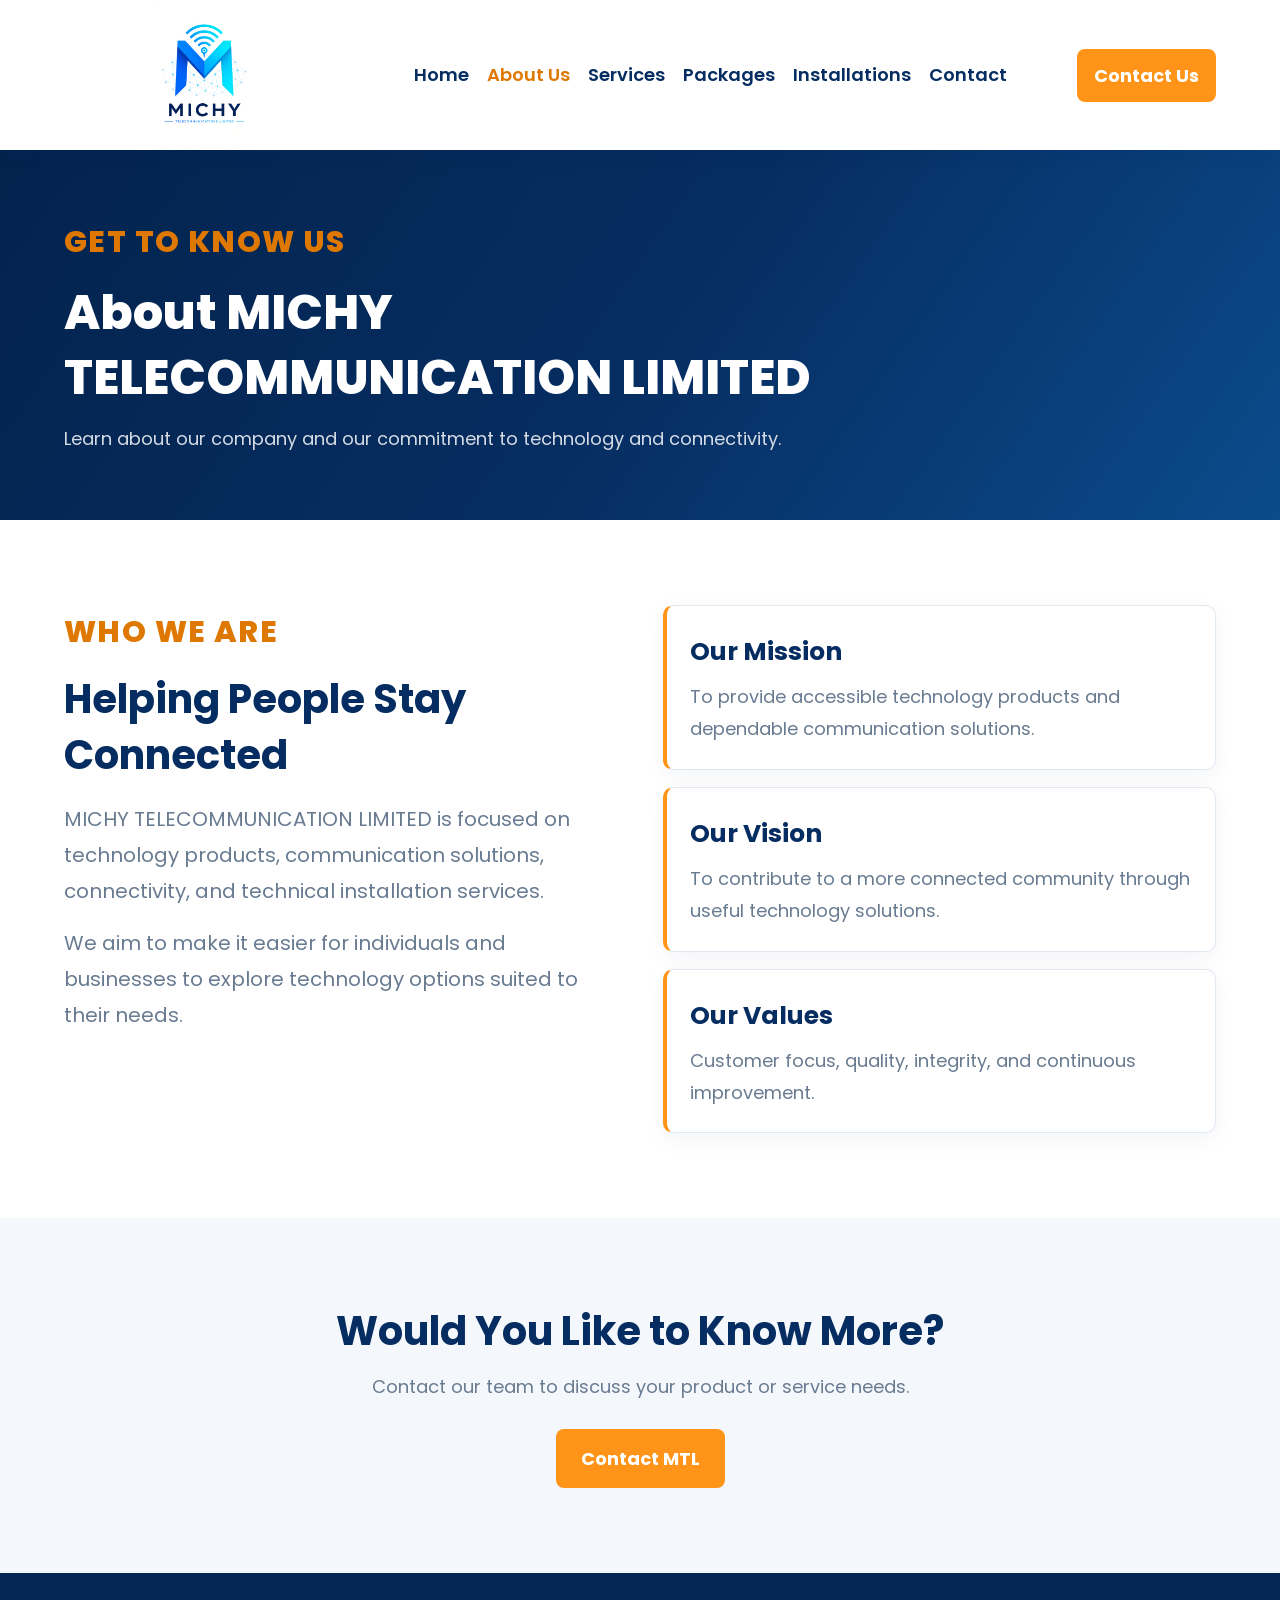
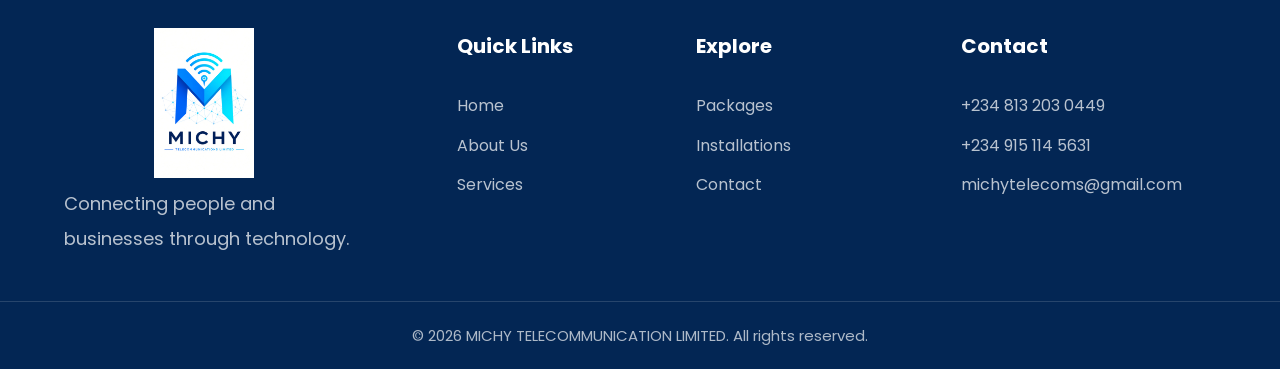
<file: about.html>
<!DOCTYPE html>
<html lang="en">
<head>
    <meta charset="UTF-8">
    <meta name="viewport" content="width=device-width, initial-scale=1.0">

    <title>About Us | MICHY TELECOMMUNICATION LIMITED</title>

    <link
        href="https://fonts.googleapis.com/css2?family=Poppins:wght@400;500;600;700;800&display=swap"
        rel="stylesheet"
    >

    <link rel="stylesheet" href="style.css">
</head>

<body>

    <!-- HEADER -->
    <header class="site-header">
        <div class="container navbar">

            <a href="index.html" class="logo">
                <img
                    src="./assetss/logo.jpeg"
                    alt="MICHY Telecommunications Limited Logo"
                >
            </a>

            <button
                class="menu-toggle"
                id="menuToggle"
                aria-label="Open navigation"
                aria-expanded="false"
            >
                ☰
            </button>

            <nav class="nav-links" id="navLinks">
                <a href="index.html" data-page="index.html">Home</a>
                <a href="about.html" data-page="about.html">About Us</a>
                <a href="services.html" data-page="services.html">Services</a>
                <a href="packages.html" data-page="packages.html">Packages</a>
                <a href="installations.html" data-page="installations.html">Installations</a>
                <a href="contact.html" data-page="contact.html">Contact</a>
            </nav>

            <a href="contact.html" class="btn btn-primary header-btn">
                Contact Us
            </a>

        </div>
    </header>

    <!-- MAIN CONTENT -->
    <main>

        <!-- PAGE BANNER -->
        <section class="page-banner">
            <div class="container">

                <span class="eyebrow">GET TO KNOW US</span>

                <h1>About MICHY TELECOMMUNICATION LIMITED</h1>

                <p>
                    Learn about our company and our commitment to
                    technology and connectivity.
                </p>

            </div>
        </section>

        <!-- ABOUT SECTION -->
        <section class="section">
            <div class="container about-page">

                <div>
                    <span class="eyebrow">WHO WE ARE</span>

                    <h2>Helping People Stay Connected</h2>

                    <p>
                        MICHY TELECOMMUNICATION LIMITED is focused on
                        technology products, communication solutions,
                        connectivity, and technical installation services.
                    </p>

                    <p>
                        We aim to make it easier for individuals and
                        businesses to explore technology options suited
                        to their needs.
                    </p>
                </div>

                <div class="values-grid">

                    <article class="value-card">
                        <h3>Our Mission</h3>
                        <p>
                            To provide accessible technology products
                            and dependable communication solutions.
                        </p>
                    </article>

                    <article class="value-card">
                        <h3>Our Vision</h3>
                        <p>
                            To contribute to a more connected community
                            through useful technology solutions.
                        </p>
                    </article>

                    <article class="value-card">
                        <h3>Our Values</h3>
                        <p>
                            Customer focus, quality, integrity,
                            and continuous improvement.
                        </p>
                    </article>

                </div>
            </div>
        </section>

        <!-- CONTACT CALL TO ACTION -->
        <section class="section soft-section">
            <div class="container center-content">

                <h2>Would You Like to Know More?</h2>

                <p>
                    Contact our team to discuss your product
                    or service needs.
                </p>

                <a href="contact.html" class="btn btn-primary">
                    Contact MTL
                </a>

            </div>
        </section>

    </main>

    <!-- FOOTER -->
    <footer class="site-footer">
        <div class="container footer-grid">

            <div class="footer-brand">

                <a href="index.html" class="logo">
                    <img
                        src="./assetss/logo.jpeg"
                        alt="MICHY Telecommunications Limited Logo"
                    >
                </a>

                <p>
                    Connecting people and businesses through technology.
                </p>

            </div>

            <div class="footer-column">
                <h3>Quick Links</h3>
                <a href="index.html">Home</a>
                <a href="about.html">About Us</a>
                <a href="services.html">Services</a>
            </div>

            <div class="footer-column">
                <h3>Explore</h3>
                <a href="packages.html">Packages</a>
                <a href="installations.html">Installations</a>
                <a href="contact.html">Contact</a>
            </div>

            <div class="footer-column">
                <h3>Contact</h3>
                <a href="tel:+2348132030449">+234 813 203 0449</a>
                <a href="tel:+2349151145631">+234 915 114 5631</a>
                <a href="mailto:michytelecoms@gmail.com">michytelecoms@gmail.com</a>
            </div>

        </div>

        <div class="footer-bottom">
            <p>
                &copy; <span id="year"></span>
                MICHY TELECOMMUNICATION LIMITED. All rights reserved.
            </p>
        </div>
    </footer>

    <script src="script.js"></script>

</body>
</html>
</file>
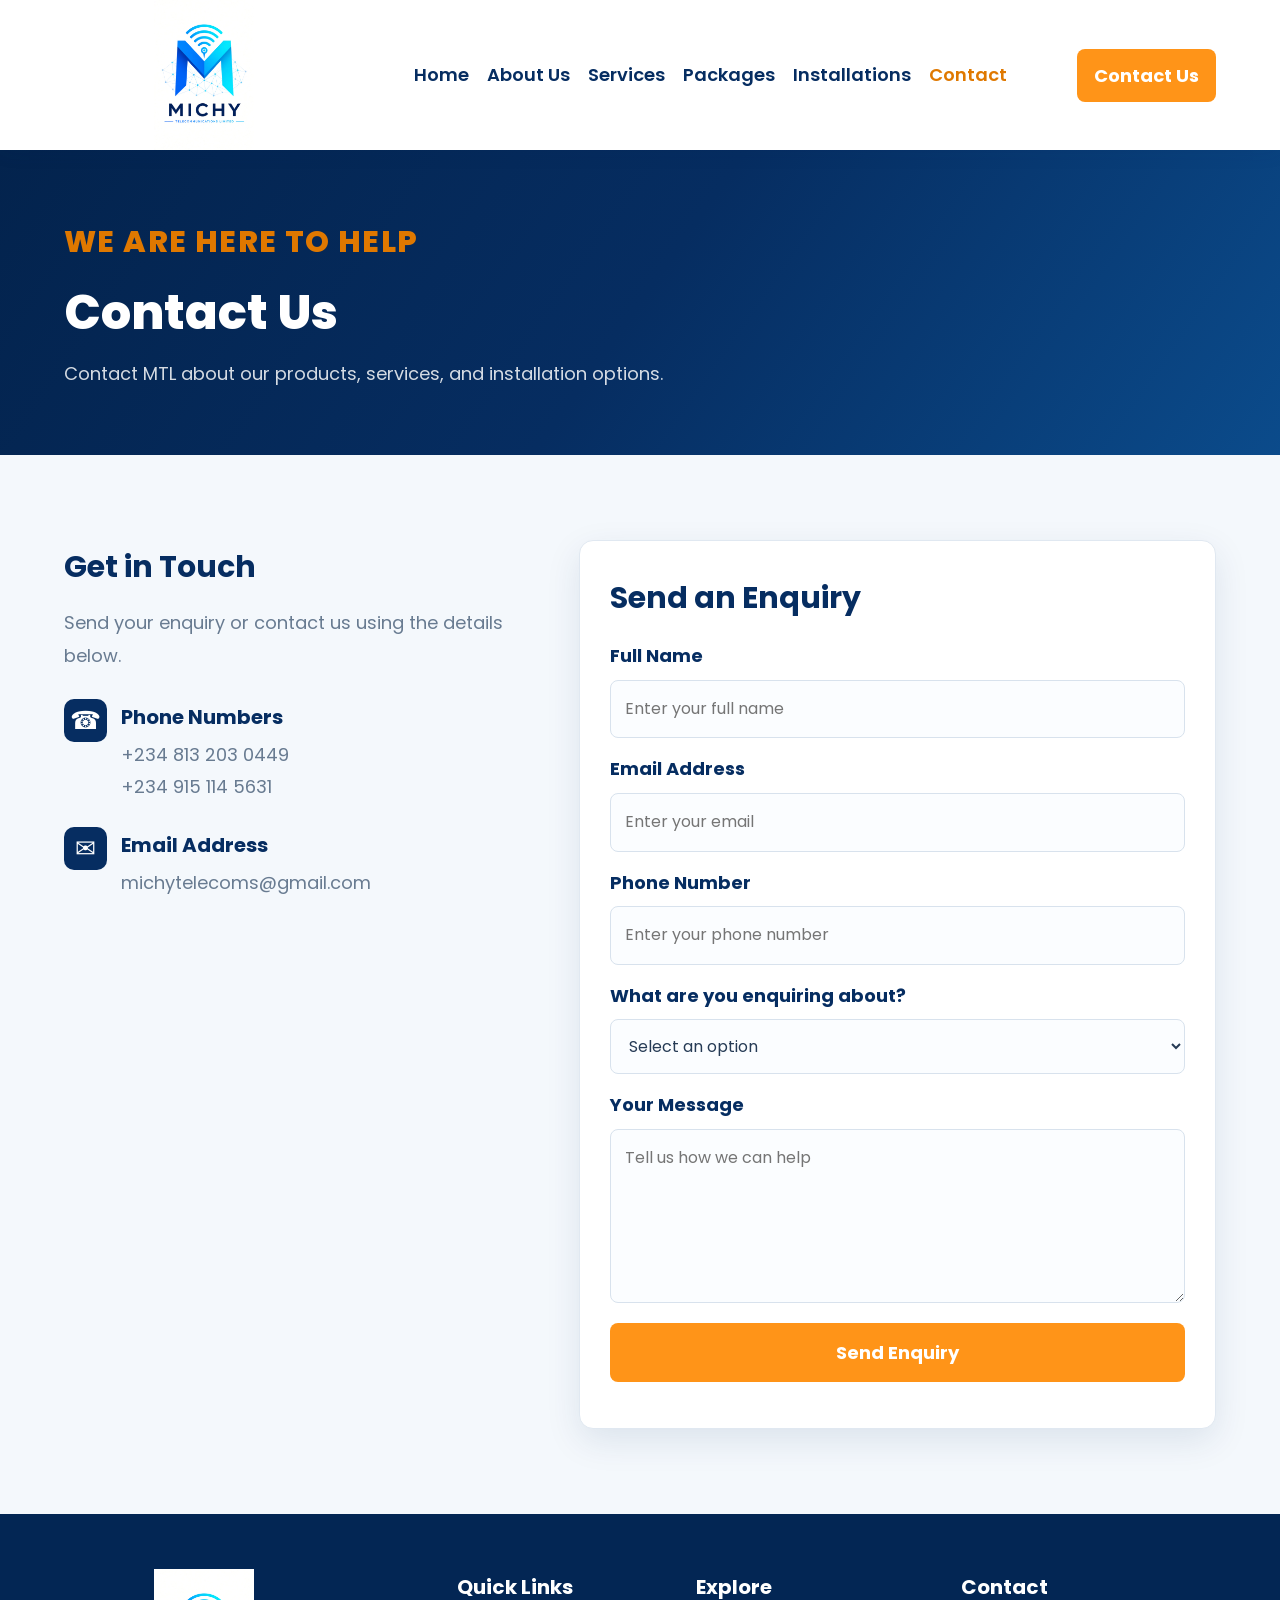
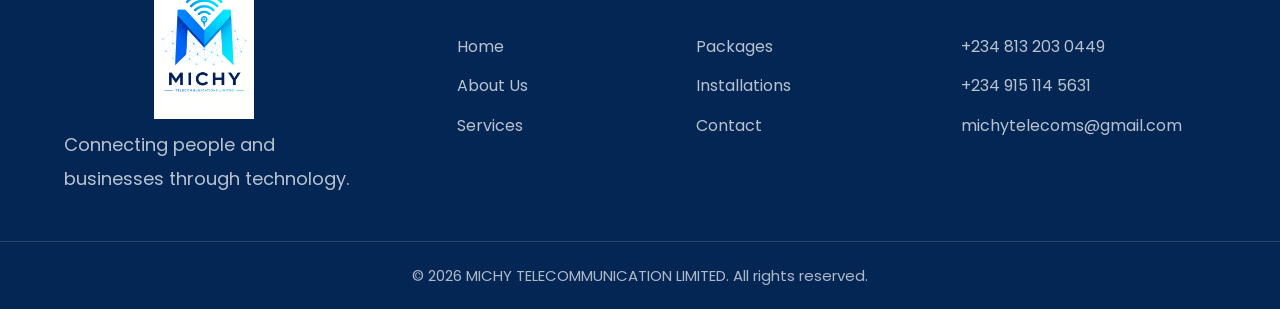
<file: contact.html>
<!DOCTYPE html>
<html lang="en">
<head>
    <meta charset="UTF-8">
    <meta name="viewport" content="width=device-width, initial-scale=1.0">

    <title>Contact Us | MICHY TELECOMMUNICATION LIMITED</title>

    <link
        href="https://fonts.googleapis.com/css2?family=Poppins:wght@400;500;600;700;800&display=swap"
        rel="stylesheet"
    >

    <link rel="stylesheet" href="style.css">
</head>

<body>

    <!-- HEADER -->
    <header class="site-header">
        <div class="container navbar">

            <a href="index.html" class="logo">
                <img src="./assetss/logo.jpeg"
                     alt="MICHY Telecommunications Limited Logo">
            </a>

            <button
                class="menu-toggle"
                id="menuToggle"
                aria-label="Open navigation"
                aria-expanded="false"
            >
                ☰
            </button>

            <nav class="nav-links" id="navLinks">
                <a href="index.html" data-page="index.html">Home</a>
                <a href="about.html" data-page="about.html">About Us</a>
                <a href="services.html" data-page="services.html">Services</a>
                <a href="packages.html" data-page="packages.html">Packages</a>
                <a href="installations.html" data-page="installations.html">Installations</a>
                <a href="contact.html" data-page="contact.html">Contact</a>
            </nav>

            <a href="contact.html" class="btn btn-primary header-btn">
                Contact Us
            </a>

        </div>
    </header>

    <!-- MAIN CONTENT -->
    <main>

        <section class="page-banner">
            <div class="container">
                <span class="eyebrow">WE ARE HERE TO HELP</span>

                <h1>Contact Us</h1>

                <p>
                    Contact MTL about our products, services,
                    and installation options.
                </p>
            </div>
        </section>

        <!-- CONTACT SECTION -->
        <section class="section contact">
            <div class="container contact-layout">

                <!-- CONTACT DETAILS -->
                <div class="contact-details">

                    <h3>Get in Touch</h3>

                    <p>
                        Send your enquiry or contact us using the
                        details below.
                    </p>

                    <div class="contact-item">
                        <span>☎</span>

                        <div>
                            <strong>Phone Numbers</strong>

                            <p>
                                <a href="tel:+2348132030449">
                                    +234 813 203 0449
                                </a>
                            </p>

                            <p>
                                <a href="tel:+2349151145631">
                                    +234 915 114 5631
                                </a>
                            </p>
                        </div>
                    </div>

                    <div class="contact-item">
                        <span>✉</span>

                        <div>
                            <strong>Email Address</strong>

                            <p>
                                <a href="mailto:michytelecoms@gmail.com">
                                    michytelecoms@gmail.com
                                </a>
                            </p>
                        </div>
                    </div>

                </div>

                <!-- ENQUIRY FORM -->
                <form class="contact-form" id="contactForm">

                    <h3>Send an Enquiry</h3>

                    <label for="name">Full Name</label>
                    <input
                        type="text"
                        id="name"
                        name="name"
                        placeholder="Enter your full name"
                        required
                    >

                    <label for="email">Email Address</label>
                    <input
                        type="email"
                        id="email"
                        name="email"
                        placeholder="Enter your email"
                        required
                    >

                    <label for="phone">Phone Number</label>
                    <input
                        type="tel"
                        id="phone"
                        name="phone"
                        placeholder="Enter your phone number"
                        required
                    >

                    <label for="service">
                        What are you enquiring about?
                    </label>

                    <select id="service" name="service" required>
                        <option value="">Select an option</option>
                        <option value="Smartphones">Smartphones</option>
                        <option value="Phone Accessories">Phone Accessories</option>
                        <option value="Smart Gadgets">Smart Gadgets</option>
                        <option value="Data and Airtime">Data and Airtime</option>
                        <option value="Starlink Installation">Starlink Installation</option>
                        <option value="CCTV Installation">CCTV Installation</option>
                        <option value="Solar Installation">Solar Installation</option>
                        <option value="Other Services">Other Services</option>
                    </select>

                    <label for="message">Your Message</label>
                    <textarea
                        id="message"
                        name="message"
                        rows="5"
                        placeholder="Tell us how we can help"
                        required
                    ></textarea>

                    <button
                        type="submit"
                        class="btn btn-primary form-submit"
                    >
                        Send Enquiry
                    </button>

                    <p
                        id="formMessage"
                        class="form-message"
                        aria-live="polite"
                    ></p>

                </form>

            </div>
        </section>

    </main>

    <!-- FOOTER -->
    <footer class="site-footer">

        <div class="container footer-grid">

            <div class="footer-brand">

                <a href="index.html" class="logo">
                    <img
                        src="./assetss/logo.jpeg"
                        alt="MICHY Telecommunications Limited Logo"
                    >
                </a>

                <p>
                    Connecting people and businesses through technology.
                </p>

            </div>

            <div class="footer-column">
                <h3>Quick Links</h3>
                <a href="index.html">Home</a>
                <a href="about.html">About Us</a>
                <a href="services.html">Services</a>
            </div>

            <div class="footer-column">
                <h3>Explore</h3>
                <a href="packages.html">Packages</a>
                <a href="installations.html">Installations</a>
                <a href="contact.html">Contact</a>
            </div>

            <div class="footer-column">
                <h3>Contact</h3>
                <a href="tel:+2348132030449">+234 813 203 0449</a>
                <a href="tel:+2349151145631">+234 915 114 5631</a>
                <a href="mailto:michytelecoms@gmail.com">michytelecoms@gmail.com</a>
            </div>

        </div>

        <div class="footer-bottom">
            <p>
                &copy; <span id="year"></span>
                MICHY TELECOMMUNICATION LIMITED. All rights reserved.
            </p>
        </div>

    </footer>

    <script src="script.js"></script>

</body>
</html>
</file>
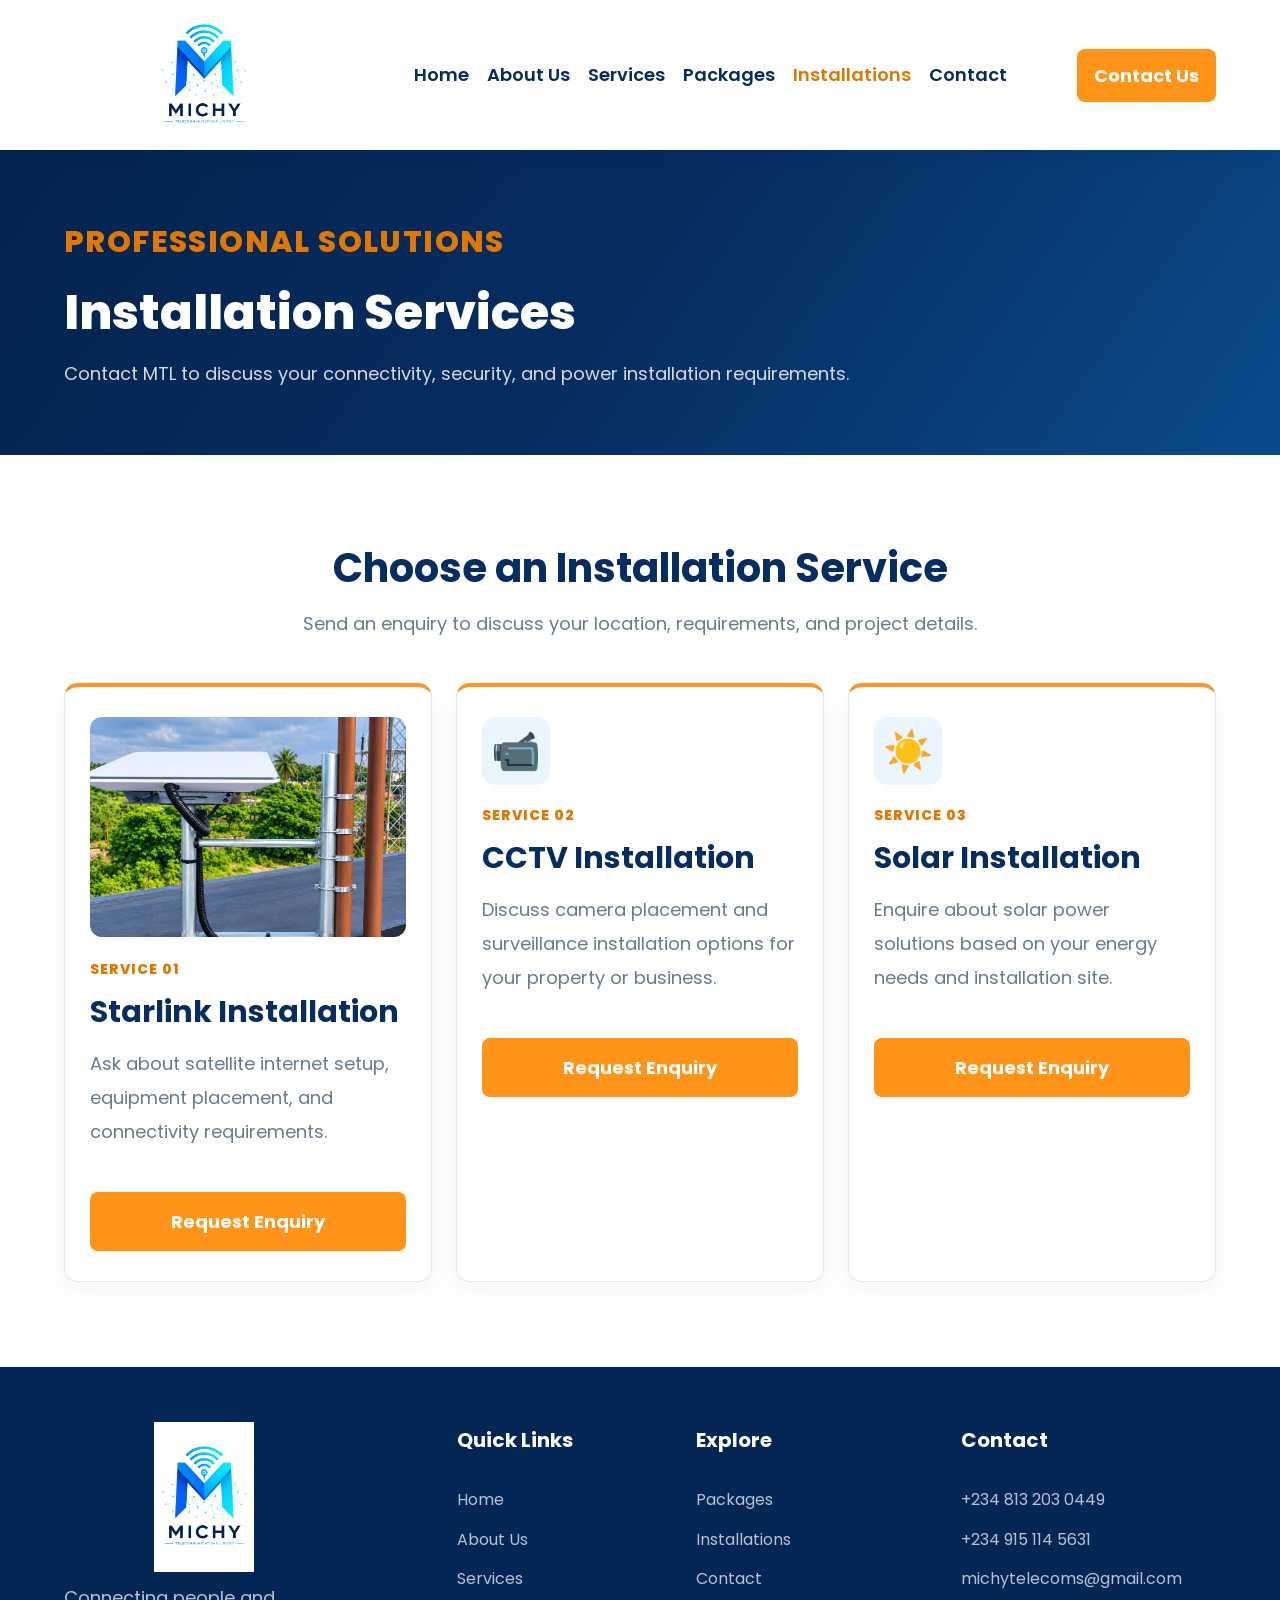
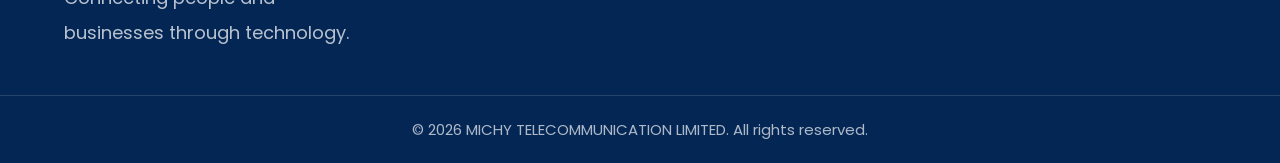
<file: installations.html>
<!DOCTYPE html>
<html lang="en">

<head>
    <meta charset="UTF-8">
    <meta name="viewport" content="width=device-width, initial-scale=1.0">

    <title>Installation Services | MICHY TELECOMMUNICATION LIMITED</title>

    <link href="https://fonts.googleapis.com/css2?family=Poppins:wght@400;500;600;700;800&display=swap"
        rel="stylesheet">

    <link rel="stylesheet" href="style.css">
</head>

<body>

    <!-- HEADER -->
    <header class="site-header">
        <div class="container navbar">

            <a href="index.html" class="logo">
                <img src="./assetss/logo.jpeg" alt="MICHY Telecommunications Limited Logo">
            </a>

            <button class="menu-toggle" id="menuToggle" aria-label="Open navigation" aria-expanded="false">
                ☰
            </button>

            <nav class="nav-links" id="navLinks">
                <a href="index.html" data-page="index.html">Home</a>
                <a href="about.html" data-page="about.html">About Us</a>
                <a href="services.html" data-page="services.html">Services</a>
                <a href="packages.html" data-page="packages.html">Packages</a>
                <a href="installations.html" data-page="installations.html">Installations</a>
                <a href="contact.html" data-page="contact.html">Contact</a>
            </nav>

            <a href="contact.html" class="btn btn-primary header-btn">
                Contact Us
            </a>

        </div>
    </header>

    <!-- MAIN CONTENT -->
    <main>

        <section class="page-banner">
            <div class="container">
                <span class="eyebrow">PROFESSIONAL SOLUTIONS</span>

                <h1>Installation Services</h1>

                <p>
                    Contact MTL to discuss your connectivity, security,
                    and power installation requirements.
                </p>
            </div>
        </section>

        <!-- INSTALLATION SERVICES -->
        <section class="section">
            <div class="container">

                <div class="section-heading">
                    <h2>Choose an Installation Service</h2>

                    <p>
                        Send an enquiry to discuss your location,
                        requirements, and project details.
                    </p>
                </div>

                <div class="installation-grid">

                    <!-- STARLINK -->
                    <article class="installation-card" id="starlink">

                        <div class="installation-icon installation-image">
                            <img src="./assetss/starlink-installation.jpeg" alt="Starlink satellite dish installation">
                        </div>

                        <span class="installation-number">SERVICE 01</span>

                        <h3>Starlink Installation</h3>

                        <p>
                            Ask about satellite internet setup,
                            equipment placement, and connectivity
                            requirements.
                        </p>

                        <a class="btn btn-primary" href="contact.html?service=Starlink%20Installation">
                            Request Enquiry
                        </a>

                    </article>

                    <!-- CCTV -->
                    <article class="installation-card" id="cctv">

                        <div class="installation-icon">📹</div>

                        <span class="installation-number">SERVICE 02</span>

                        <h3>CCTV Installation</h3>

                        <p>
                            Discuss camera placement and surveillance
                            installation options for your property
                            or business.
                        </p>

                        <a class="btn btn-primary" href="contact.html?service=CCTV%20Installation">
                            Request Enquiry
                        </a>

                    </article>

                    <!-- SOLAR -->
                    <article class="installation-card" id="solar">

                        <div class="installation-icon">☀️</div>

                        <span class="installation-number">SERVICE 03</span>

                        <h3>Solar Installation</h3>

                        <p>
                            Enquire about solar power solutions based
                            on your energy needs and installation site.
                        </p>

                        <a class="btn btn-primary" href="contact.html?service=Solar%20Installation">
                            Request Enquiry
                        </a>

                    </article>

                </div>
            </div>
        </section>

    </main>

    <!-- FOOTER -->
    <footer class="site-footer">

        <div class="container footer-grid">

            <!-- COMPANY LOGO -->
            <div class="footer-brand">

                <a href="index.html" class="logo">
                    <img src="./assetss/logo.jpeg" alt="MICHY Telecommunications Limited Logo">
                </a>

                <p>
                    Connecting people and businesses through technology.
                </p>

            </div>

            <!-- QUICK LINKS -->
            <div class="footer-column">
                <h3>Quick Links</h3>

                <a href="index.html">Home</a>
                <a href="about.html">About Us</a>
                <a href="services.html">Services</a>
            </div>

            <!-- EXPLORE -->
            <div class="footer-column">
                <h3>Explore</h3>

                <a href="packages.html">Packages</a>
                <a href="installations.html">Installations</a>
                <a href="contact.html">Contact</a>
            </div>

            <!-- CONTACT DETAILS -->
            <div class="footer-column">
                <h3>Contact</h3>

                <a href="Tel:+2348132030449">
                    +234 813 203 0449
                </a>

                <a href="tel:+2349151145631">
                    +234 915 114 5631
                </a>

                <a href="Email:michytelecoms@gmail.com">
                    michytelecoms@gmail.com
                </a>
            </div>

        </div>

        <div class="footer-bottom">
            <p>
                &copy; <span id="year"></span>
                MICHY TELECOMMUNICATION LIMITED. All rights reserved.
            </p>
        </div>

    </footer>

    <script src="script.js"></script>

</body>

</html>
</file>
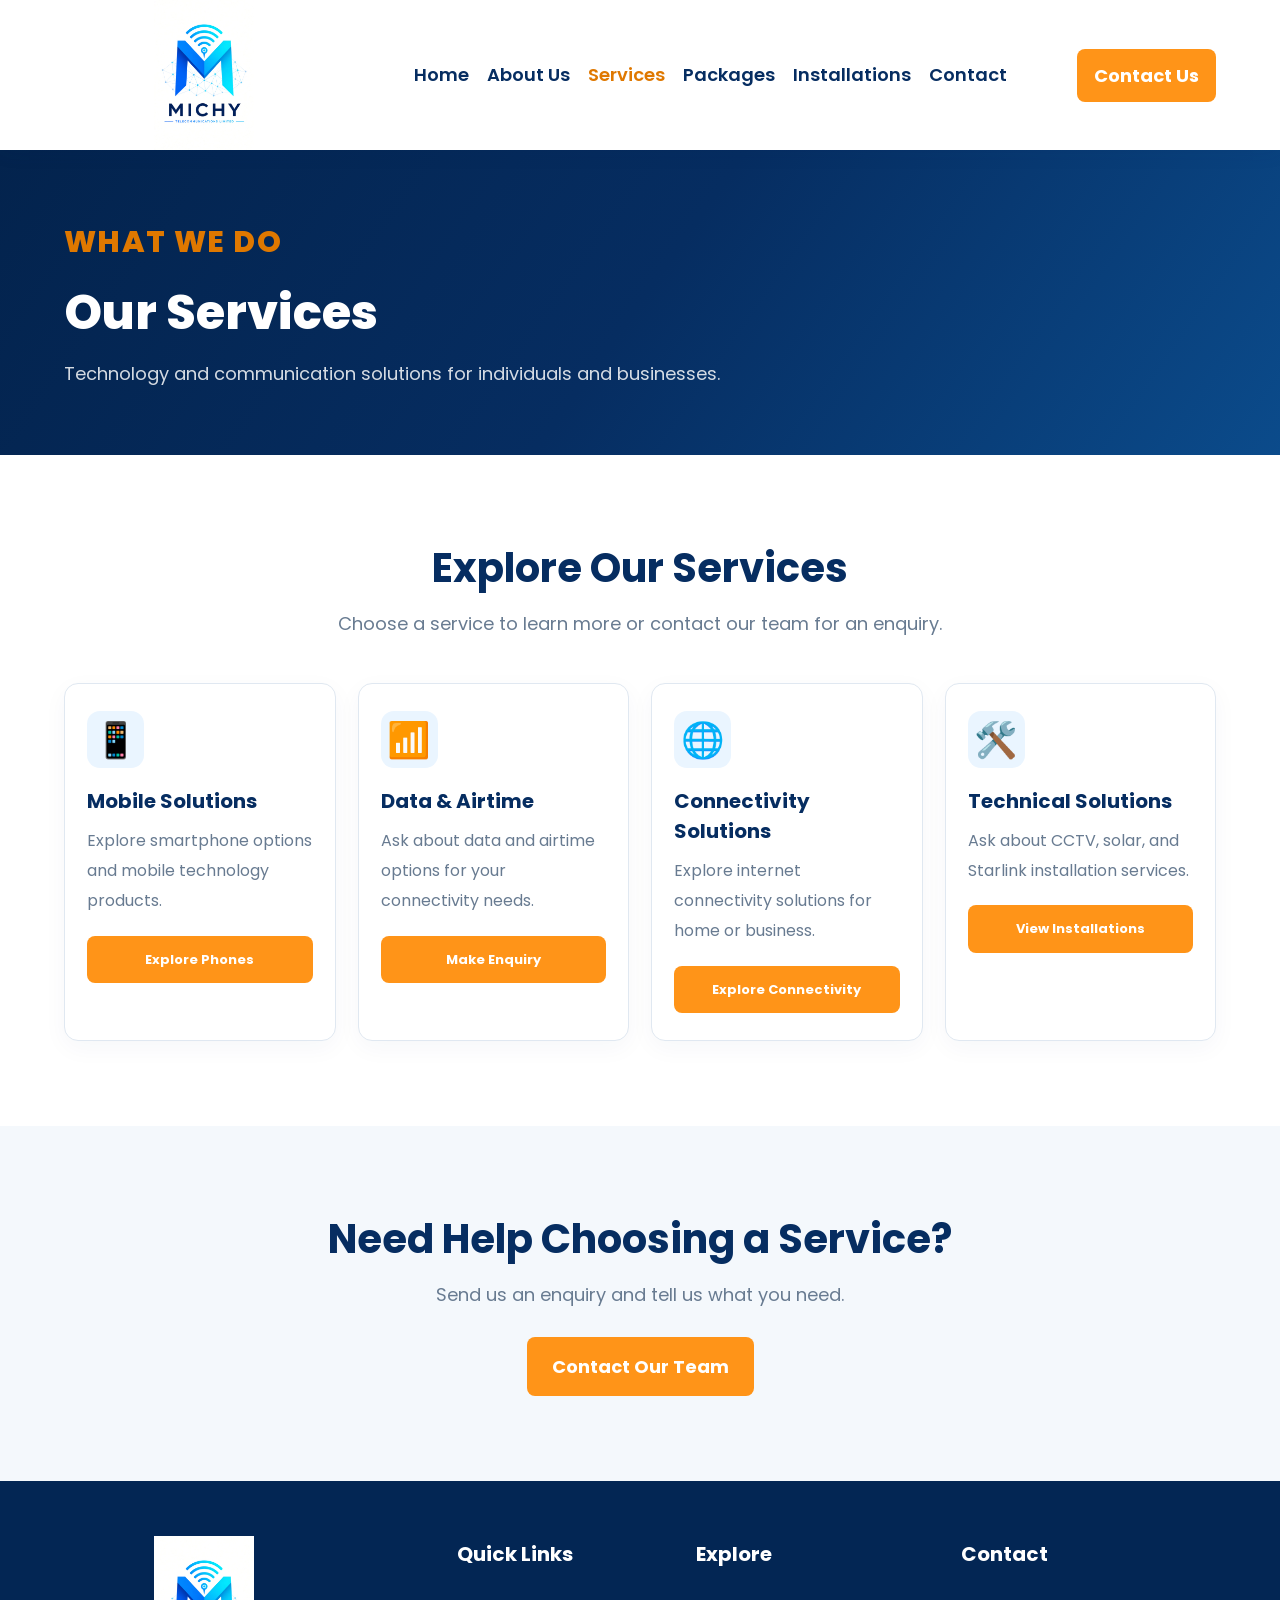
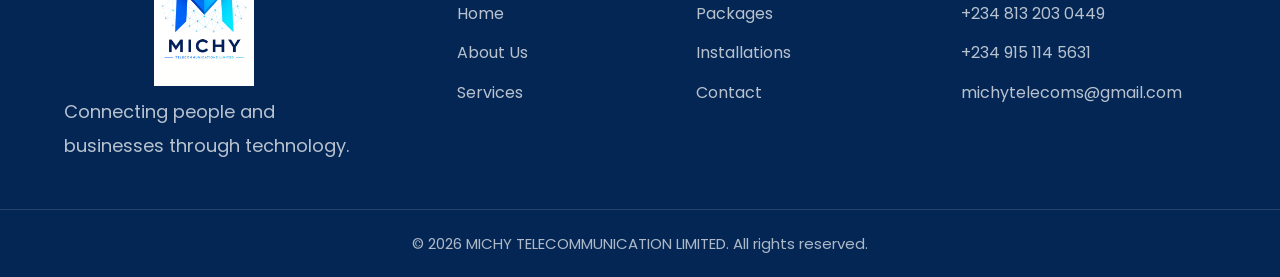
<file: services.html>
<!DOCTYPE html>
<html lang="en">
<head>
    <meta charset="UTF-8">
    <meta name="viewport" content="width=device-width, initial-scale=1.0">

    <title>Services | MICHY TELECOMMUNICATION LIMITED</title>

    <link
        href="https://fonts.googleapis.com/css2?family=Poppins:wght@400;500;600;700;800&display=swap"
        rel="stylesheet"
    >

    <link rel="stylesheet" href="style.css">
</head>

<body>

    <!-- HEADER -->
    <header class="site-header">
        <div class="container navbar">

            <a href="index.html" class="logo">
                <img
                    src="./assetss/logo.jpeg"
                    alt="MICHY Telecommunications Limited Logo"
                >
            </a>

            <button
                class="menu-toggle"
                id="menuToggle"
                aria-label="Open navigation"
                aria-expanded="false"
            >
                ☰
            </button>

            <nav class="nav-links" id="navLinks">
                <a href="index.html" data-page="index.html">Home</a>
                <a href="about.html" data-page="about.html">About Us</a>
                <a href="services.html" data-page="services.html">Services</a>
                <a href="packages.html" data-page="packages.html">Packages</a>
                <a href="installations.html" data-page="installations.html">Installations</a>
                <a href="contact.html" data-page="contact.html">Contact</a>
            </nav>

            <a href="contact.html" class="btn btn-primary header-btn">
                Contact Us
            </a>

        </div>
    </header>

    <!-- MAIN CONTENT -->
    <main>

        <section class="page-banner">
            <div class="container">
                <span class="eyebrow">WHAT WE DO</span>

                <h1>Our Services</h1>

                <p>
                    Technology and communication solutions
                    for individuals and businesses.
                </p>
            </div>
        </section>

        <!-- SERVICES -->
        <section class="section">
            <div class="container">

                <div class="section-heading">
                    <h2>Explore Our Services</h2>

                    <p>
                        Choose a service to learn more or contact
                        our team for an enquiry.
                    </p>
                </div>

                <div class="card-grid">

                    <!-- MOBILE SOLUTIONS -->
                    <article class="service-card">

                        <div class="service-icon">📱</div>

                        <h3>Mobile Solutions</h3>

                        <p>
                            Explore smartphone options and mobile
                            technology products.
                        </p>

                        <a
                            class="btn btn-primary"
                            href="packages.html#smartphones"
                        >
                            Explore Phones
                        </a>

                    </article>

                    <!-- DATA AND AIRTIME -->
                    <article class="service-card">

                        <div class="service-icon">📶</div>

                        <h3>Data & Airtime</h3>

                        <p>
                            Ask about data and airtime options
                            for your connectivity needs.
                        </p>

                        <a
                            class="btn btn-primary"
                            href="contact.html?service=Data%20and%20Airtime"
                        >
                            Make Enquiry
                        </a>

                    </article>

                    <!-- CONNECTIVITY -->
                    <article class="service-card">

                        <div class="service-icon">🌐</div>

                        <h3>Connectivity Solutions</h3>

                        <p>
                            Explore internet connectivity solutions
                            for home or business.
                        </p>

                        <a
                            class="btn btn-primary"
                            href="installations.html#starlink"
                        >
                            Explore Connectivity
                        </a>

                    </article>

                    <!-- TECHNICAL SOLUTIONS -->
                    <article class="service-card">

                        <div class="service-icon">🛠️</div>

                        <h3>Technical Solutions</h3>

                        <p>
                            Ask about CCTV, solar, and Starlink
                            installation services.
                        </p>

                        <a
                            class="btn btn-primary"
                            href="installations.html"
                        >
                            View Installations
                        </a>

                    </article>

                </div>
            </div>
        </section>

        <!-- CALL TO ACTION -->
        <section class="section soft-section">
            <div class="container center-content">

                <h2>Need Help Choosing a Service?</h2>

                <p>
                    Send us an enquiry and tell us what you need.
                </p>

                <a href="contact.html" class="btn btn-primary">
                    Contact Our Team
                </a>

            </div>
        </section>

    </main>

    <!-- FOOTER -->
    <footer class="site-footer">

        <div class="container footer-grid">

            <div class="footer-brand">

                <a href="index.html" class="logo">
                    <img
                        src="./assetss/logo.jpeg"
                        alt="MICHY Telecommunications Limited Logo"
                    >
                </a>

                <p>
                    Connecting people and businesses through technology.
                </p>

            </div>

            <div class="footer-column">
                <h3>Quick Links</h3>

                <a href="index.html">Home</a>
                <a href="about.html">About Us</a>
                <a href="services.html">Services</a>
            </div>

            <div class="footer-column">
                <h3>Explore</h3>

                <a href="packages.html">Packages</a>
                <a href="installations.html">Installations</a>
                <a href="contact.html">Contact</a>
            </div>

            <div class="footer-column">
                <h3>Contact</h3>

                <a href="tel:+2348132030449">
                    +234 813 203 0449
                </a>

                <a href="tel:+2349151145631">
                    +234 915 114 5631
                </a>

                <a href="mailto:michytelecoms@gmail.com">
                    michytelecoms@gmail.com
                </a>
            </div>

        </div>

        <div class="footer-bottom">
            <p>
                &copy; <span id="year"></span>
                MICHY TELECOMMUNICATION LIMITED. All rights reserved.
            </p>
        </div>

    </footer>

    <script src="script.js"></script>

</body>
</html>
</file>
<file: style.css>
:root {
    --navy: #062d61;
    --navy-dark: #03234d;
    --blue: #1257a6;
    --orange: #ff9418;
    --orange-dark: #df7800;
    --cyan: #12bdf2;
    --white: #ffffff;
    --light: #f4f8fc;
    --text: #263b55;
    --muted: #687b91;
    --border: #e0e8f1;
    --shadow: 0 12px 35px rgba(6, 45, 97, 0.10);
}

* {
    margin: 0;
    padding: 0;
    box-sizing: border-box;
}

html {
    scroll-behavior: smooth;
    scroll-padding-top: 95px;
}

body {
    font-family: "Poppins", sans-serif;
    font-size: 17px;
    line-height: 1.8;
    color: var(--text);
    background: var(--white);
    overflow-x: hidden;
}

img {
    display: block;
    width: 100%;
    max-width: 100%;
}

a {
    color: inherit;
}

button,
input,
select,
textarea {
    font: inherit;
}

.container {
    width: min(90%, 1200px);
    margin: 0 auto;
}

.section {
    padding: 85px 0;
}

.soft-section {
    background: var(--light);
}

.center-content {
    text-align: center;
}

.center-content h2 {
    margin-bottom: 12px;
    color: var(--navy);
    font-size: clamp(29px, 4vw, 40px);
    line-height: 1.4;
}

.center-content p {
    margin-bottom: 25px;
    color: var(--muted);
    font-size: 18px;
}

/* BUTTONS */

.btn {
    display: inline-flex;
    justify-content: center;
    align-items: center;
    gap: 8px;
    padding: 14px 23px;
    border: 2px solid transparent;
    border-radius: 8px;
    font-size: 18px;
    font-weight: 700;
    line-height: 1.5;
    text-align: center;
    text-decoration: none;
    cursor: pointer;
    transition: 0.25s ease;
}

.btn:hover {
    transform: translateY(-2px);
}

.btn-primary {
    color: var(--white);
    background: var(--orange);
}

.btn-primary:hover {
    background: var(--orange-dark);
    box-shadow: 0 8px 20px rgba(255, 148, 24, 0.25);
}

.btn-outline {
    color: var(--white);
    border-color: var(--white);
    background: transparent;
}

.btn-outline:hover {
    color: var(--navy);
    background: var(--white);
}

/* HEADER AND NAVIGATION */

.site-header {
    position: sticky;
    top: 0;
    z-index: 1000;
    background: var(--white);
    box-shadow: 0 3px 18px rgba(6, 45, 97, 0.08);
}

.navbar {
    display: flex;
    align-items: center;
    justify-content: space-between;
    gap: 22px;
    min-height: 84px;
}



.nav-links {
    display: flex;
    align-items: center;
    justify-content: center;
    gap: 18px;
}

.nav-links a {
    padding: 10px 0;
    color: var(--navy);
    font-size: 18px;
    font-weight: 600;
    text-decoration: none;
    transition: color 0.2s ease;
}

.nav-links a:hover,
.nav-links a.active {
    color: var(--orange-dark);
}

.header-btn {
    padding: 11px 15px;
    white-space: nowrap;
    font-size: 18px;
}

.menu-toggle {
    display: none;
    width: 44px;
    height: 44px;
    align-items: center;
    justify-content: center;
    border: none;
    border-radius: 8px;
    background: var(--navy);
    color: var(--white);
    font-size: 26px;
    cursor: pointer;
}

button:focus-visible,
a:focus-visible,
input:focus-visible,
select:focus-visible,
textarea:focus-visible {
    outline: 3px solid var(--cyan);
    outline-offset: 3px;
}

/* HOMEPAGE HERO */

.hero {
    position: relative;
    overflow: hidden;
    padding: 85px 0 95px;
    background:
        radial-gradient(circle at 85% 15%, rgba(18, 189, 242, 0.15), transparent 32%),
        linear-gradient(135deg, #062d61, #0b407e 65%, #092d55);
    color: var(--white);
}

.hero-content {
    position: relative;
    z-index: 1;
    display: grid;
    grid-template-columns: 1.1fr 0.9fr;
    align-items: center;
    gap: 60px;
}

.hero-text {
    max-width: 650px;
}

.eyebrow {
    display: inline-block;
    margin-bottom: 12px;
    color: var(--orange-dark);
    font-size: 30px;
    font-weight: 800;
    letter-spacing: 1.4px;
    text-transform: uppercase;
}

.hero .eyebrow {
    color: var(--orange);
}

.hero h1 {
    margin-bottom: 22px;
    font-size: clamp(42px, 5vw, 65px);
    font-weight: 800;
    line-height: 1.25;
    letter-spacing: -1px;
}

.hero h1 span {
    display: block;
    color: var(--cyan);
}

.hero-text > p {
    margin-bottom: 28px;
    color: rgba(255, 255, 255, 0.86);
    font-size: 20px;
    line-height: 1.9;
}

.hero-buttons {
    display: flex;
    flex-wrap: wrap;
    gap: 14px;
}

.hero-points {
    display: flex;
    flex-wrap: wrap;
    gap: 17px;
    margin-top: 27px;
}

.hero-points span {
    font-size: 16px;
    color: rgba(255, 255, 255, 0.9);
}

.hero-image {
    position: relative;
    max-width: 480px;
    justify-self: end;
}

.hero-image > img {
    height: 430px;
    border: 6px solid rgba(255, 255, 255, 0.15);
    border-radius: 25px;
    object-fit: cover;
    box-shadow: 0 25px 60px rgba(0, 0, 0, 0.2);
}

.floating-card {
    position: absolute;
    right: -18px;
    bottom: 30px;
    display: flex;
    align-items: center;
    gap: 12px;
    padding: 17px;
    border-radius: 12px;
    background: var(--white);
    color: var(--navy);
    box-shadow: var(--shadow);
}

.signal-icon {
    display: flex;
    align-items: center;
    justify-content: center;
    width: 42px;
    height: 42px;
    border-radius: 10px;
    background: #e5f8ff;
    color: var(--blue);
    font-size: 35px;
}

.floating-card strong {
    display: block;
    font-size: 16px;
}

.floating-card p {
    color: var(--muted);
    font-size: 14px;
}

.home-intro {
    background: var(--white);
    text-align: center;
}

.home-intro-content {
    max-width: 850px;
}

.home-intro h2 {
    margin-bottom: 16px;
    color: var(--navy);
    font-size: clamp(30px, 4vw, 42px);
    line-height: 1.4;
}

.home-intro p {
    margin-bottom: 23px;
    color: var(--muted);
    font-size: 18px;
}

.text-link {
    display: inline-flex;
    gap: 9px;
    align-items: center;
    color: var(--orange-dark);
    font-size: 18px;
    font-weight: 700;
    text-decoration: none;
}

.text-link:hover {
    color: var(--navy);
}

.home-links {
    background: var(--light);
}

.section-heading {
    max-width: 760px;
    margin: 0 auto 42px;
    text-align: center;
}

.section-heading h2 {
    margin-bottom: 12px;
    color: var(--navy);
    font-size: clamp(30px, 4vw, 40px);
    line-height: 1.4;
}

.section-heading p {
    color: var(--muted);
    font-size: 18px;
}

.home-link-grid {
    display: grid;
    grid-template-columns: repeat(4, minmax(0, 1fr));
    gap: 22px;
}

.home-link-card {
    display: flex;
    align-items: flex-start;
    flex-direction: column;
    padding: 27px 23px;
    border: 1px solid var(--border);
    border-radius: 14px;
    background: var(--white);
    text-decoration: none;
    box-shadow: 0 7px 25px rgba(6, 45, 97, 0.04);
    transition: 0.25s ease;
}

.home-link-card:hover {
    transform: translateY(-5px);
    border-color: var(--orange);
    box-shadow: var(--shadow);
}

.home-link-icon {
    display: flex;
    align-items: center;
    justify-content: center;
    width: 55px;
    height: 55px;
    margin-bottom: 17px;
    border-radius: 12px;
    background: #eaf5ff;
    font-size: 30px;
}

.home-link-card h3 {
    margin-bottom: 8px;
    color: var(--navy);
    font-size: 25px;
}

.home-link-card p {
    flex: 1;
    margin-bottom: 16px;
    color: var(--muted);
    font-size: 16px;
    line-height: 1.8;
}

.home-link-card strong {
    color: var(--orange-dark);
    font-size: 16px;
}

.page-banner {
    padding: 65px 0;
    background: linear-gradient(125deg, var(--navy-dark), var(--navy), #0b4b8b);
    color: var(--white);
}

.page-banner h1 {
    max-width: 850px;
    margin-bottom: 12px;
    font-size: clamp(34px, 5vw, 48px);
    font-weight: 800;
    line-height: 1.35;
}

.page-banner p {
    max-width: 800px;
    color: rgba(255, 255, 255, 0.83);
    font-size: 18px;
}


.about-page {
    display: grid;
    grid-template-columns: 1fr 1fr;
    align-items: start;
    gap: 45px;
}

.about-page h2 {
    margin-bottom: 18px;
    color: var(--navy);
    font-size: 40px;
    line-height: 1.4;
}

.about-page p {
    margin-bottom: 16px;
    color: var(--muted);
    font-size: 20px;
}

.values-grid {
    display: grid;
    gap: 17px;
}

.value-card {
    padding: 23px;
    border: 1px solid var(--border);
    border-left: 4px solid var(--orange);
    border-radius: 10px;
    background: var(--white);
    box-shadow: 0 6px 22px rgba(6, 45, 97, 0.05);
}

.value-card h3 {
    margin-bottom: 7px;
    color: var(--navy);
    font-size: 25px;
}

.value-card p {
    margin-bottom: 0;
    font-size: 18px;
}



.card-grid {
    display: grid;
    grid-template-columns: repeat(4, minmax(0, 1fr));
    gap: 22px;
}

.service-card {
    padding: 27px 22px;
    border: 1px solid var(--border);
    border-radius: 14px;
    background: var(--white);
    box-shadow: 0 7px 25px rgba(6, 45, 97, 0.04);
    transition: 0.25s ease;
}

.service-card:hover {
    transform: translateY(-5px);
    box-shadow: var(--shadow);
}

.service-icon {
    display: flex;
    align-items: center;
    justify-content: center;
    width: 57px;
    height: 57px;
    margin-bottom: 18px;
    border-radius: 13px;
    background: #eaf5ff;
    font-size: 35px;
}

.service-card h3 {
    margin-bottom: 10px;
    color: var(--navy);
    font-size: 20px;
    line-height: 1.5;
}

.service-card p {
    margin-bottom: 19px;
    color: var(--muted);
    font-size: 16px;
    line-height: 1.9;
}

.service-card .btn {
    width: 100%;
    padding: 12px 10px;
    font-size: 13px;
}

.product-grid {
    display: grid;
    grid-template-columns: repeat(4, 1fr);
    gap: 22px;
}

.product-card {
    overflow: hidden;
    border: 1px solid var(--border);
    border-radius: 14px;
    background: var(--white);
    box-shadow: 0 7px 25px rgba(6, 45, 97, 0.05);
    transition: 0.25s ease;
}

.product-card:hover {
    transform: translateY(-5px);
    box-shadow: var(--shadow);
}

.product-card > img {
    height: 205px;
    object-fit: cover;
    background: #e9f0f7;
}

.product-info {
    padding: 22px 20px 24px;
}

.product-category {
    display: inline-block;
    margin-bottom: 7px;
    color: var(--orange-dark);
    font-size: 16px;
    font-weight: 800;
    letter-spacing: 0.7px;
    text-transform: uppercase;
}

.product-info h3 {
    margin-bottom: 9px;
    color: var(--navy);
    font-size: 25px;
}

.product-info p {
    min-height: 100px;
    margin-bottom: 18px;
    color: var(--muted);
    font-size: 16px;
    line-height: 1.9;
}

.product-info .btn {
    width: 100%;
    padding: 12px 8px;
    font-size: 18px;
}


.installation-grid {
    display: grid;
    grid-template-columns: repeat(3, 1fr);
    gap: 24px;
}

.installation-card {
    padding: 30px 25px;
    border: 1px solid var(--border);
    border-top: 4px solid var(--orange);
    border-radius: 14px;
    background: var(--white);
    box-shadow: 0 7px 25px rgba(6, 45, 97, 0.05);
    transition: 0.25s ease;
}

.installation-card:hover {
    transform: translateY(-5px);
    box-shadow: var(--shadow);
}

.installation-icon {
    display: flex;
    align-items: center;
    justify-content: center;
    width: 68px;
    height: 68px;
    margin-bottom: 18px;
    border-radius: 14px;
    background: #eaf5ff;
    font-size: 40px;
}

.installation-image {
    width: 100%;
    height: 220px;
    overflow: hidden;
    border-radius: 12px;
    margin-bottom: 20px;
}

.installation-image img {
    width: 100%;
    height: 100%;
    object-fit: cover;
    object-position: center;
    display: block;
}

.installation-number {
    display: block;
    margin-bottom: 8px;
    color: var(--orange-dark);
    font-size: 14px;
    font-weight: 800;
    letter-spacing: 1px;
}

.installation-card h3 {
    margin-bottom: 12px;
    color: var(--navy);
    font-size: 30px;
    line-height: 1.5;
}

.installation-card p {
    min-height: 125px;
    margin-bottom: 20px;
    color: var(--muted);
    font-size: 18px;
    line-height: 1.9;
}

.installation-card .btn {
    width: 100%;
}

.contact {
    background: var(--light);
}

.contact-layout {
    display: grid;
    grid-template-columns: 0.85fr 1.15fr;
    align-items: start;
    gap: 45px;
}

.contact-details h3,
.contact-form h3 {
    margin-bottom: 13px;
    color: var(--navy);
    font-size: 30px;
}

.contact-details > p {
    margin-bottom: 27px;
    color: var(--muted);
    font-size: 18px;
}

.contact-item {
    display: flex;
    align-items: flex-start;
    gap: 14px;
    margin-bottom: 23px;
}

.contact-item > span {
    display: flex;
    align-items: center;
    justify-content: center;
    width: 43px;
    height: 43px;
    flex-shrink: 0;
    border-radius: 10px;
    background: var(--navy);
    color: var(--white);
    font-size: 25px;
}

.contact-item strong {
    display: block;
    margin-bottom: 4px;
    color: var(--navy);
    font-size: 20px;
}

.contact-item p,
.contact-item a {
    color: var(--muted);
    font-size: 18px;
    overflow-wrap: anywhere;
    text-decoration: none;
}

.contact-item a:hover {
    color: var(--orange-dark);
}

.contact-form {
    padding: 30px;
    border: 1px solid var(--border);
    border-radius: 14px;
    background: var(--white);
    box-shadow: var(--shadow);
}

.contact-form label {
    display: block;
    margin: 15px 0 7px;
    color: var(--navy);
    font-size: 18px;
    font-weight: 700;
}

.contact-form input,
.contact-form select,
.contact-form textarea {
    display: block;
    width: 100%;
    padding: 14px;
    border: 1px solid #d8e2ed;
    border-radius: 8px;
    background: #fbfdff;
    color: var(--text);
    font-size: 16px;
}

.contact-form input:focus,
.contact-form select:focus,
.contact-form textarea:focus {
    border-color: var(--blue);
    outline: none;
    box-shadow: 0 0 0 3px rgba(18, 87, 166, 0.1);
}

.contact-form textarea {
    min-height: 130px;
    resize: vertical;
}

.form-submit {
    width: 100%;
    margin-top: 20px;
}

.form-message {
    margin-top: 16px;
    font-size: 14px;
    overflow-wrap: anywhere;
}

.form-message.error {
    color: #b42318;
}

.site-footer {
    background: #032654;
    color: var(--white);
}

.footer-grid {
    display: grid;
    grid-template-columns: 1.4fr 0.8fr 0.9fr 1fr;
    gap: 35px;
    padding-top: 55px;
    padding-bottom: 45px;
}

.footer-logo {
    margin-bottom: 20px;
    color: var(--white);
}

.footer-logo .logo-icon {
    background: var(--orange);
    box-shadow: 4px 4px 0 var(--cyan);
}

.footer-brand > p {
    max-width: 300px;
    color: rgba(255, 255, 255, 0.72);
    font-size: 18px;
    line-height: 1.9;
}

.footer-column {
    display: flex;
    align-items: flex-start;
    flex-direction: column;
    gap: 11px;
}

.footer-column h3 {
    position: relative;
    margin-bottom: 7px;
    padding-bottom: 10px;
    font-size: 20px;
}

.footer-column h3::after {
    position: absolute;
    bottom: 0;
    left: 0;
    width: 34px;
    height: 3px;
    border-radius: 3px;
    content: "";
}

.footer-column a {
    color: rgba(255, 255, 255, 0.72);
    font-size: 16px;
    text-decoration: none;
    overflow-wrap: anywhere;
    transition: color 0.2s ease;
}

.footer-column a:hover {
    color: var(--orange);
}

.footer-bottom {
    padding: 20px 5%;
    border-top: 1px solid rgba(255, 255, 255, 0.14);
    text-align: center;
}

.footer-bottom p {
    color: rgba(255, 255, 255, 0.68);
    font-size: 15px;
}

.logo {
    display: inline-flex;
    align-items: center;
    text-decoration: none;
    flex-shrink: 0;
}

.logo img {
    width: 280px;
    height: 150px;
    object-fit: contain;
    display: block;
}

/* Mobile screen logo size */
@media (max-width: 600px) {
    .logo img {
        width: 135px;
        height: 65px;
    }
}


/* TABLETS */

@media (max-width: 1050px) {
    .navbar {
        gap: 12px;
    }

    .nav-links {
        gap: 11px;
    }

    .nav-links a {
        font-size: 12px;
    }

    .logo-text strong {
        font-size: 19px;
    }

    .logo-text small {
        font-size: 8px;
    }

    .header-btn {
        padding: 10px;
        font-size: 12px;
    }

    .hero-content {
        gap: 35px;
    }

    .home-link-grid,
    .card-grid,
    .product-grid {
        grid-template-columns: repeat(2, minmax(0, 1fr));
    }

    .footer-grid {
        grid-template-columns: repeat(2, minmax(0, 1fr));
    }
}

/* MOBILE NAVIGATION */

@media (max-width: 768px) {
    .section {
        padding: 60px 0;
    }

    .navbar {
        position: relative;
        min-height: 76px;
        flex-wrap: wrap;
        gap: 12px;
        padding-top: 10px;
        padding-bottom: 10px;
    }

    .logo-icon {
        width: 40px;
        height: 40px;
        font-size: 25px;
    }

    .logo-text strong {
        font-size: 17px;
    }

    .logo-text small {
        max-width: 170px;
        font-size: 7px;
    }

    .menu-toggle {
        display: flex;
        margin-left: auto;
    }

    .header-btn {
        display: none;
    }

    .nav-links {
        position: absolute;
        top: calc(100% + 1px);
        right: 0;
        left: 0;
        z-index: 1000;
        display: none;
        align-items: stretch;
        flex-direction: column;
        gap: 0;
        max-height: calc(100vh - 90px);
        overflow-y: auto;
        padding: 12px 16px;
        border: 1px solid var(--border);
        border-radius: 0 0 12px 12px;
        background: var(--white);
        box-shadow: var(--shadow);
    }

    .nav-links.show-menu {
        display: flex;
    }

    .nav-links a {
        display: block;
        width: 100%;
        padding: 12px 8px;
        font-size: 16px;
    }

    .hero {
        padding: 60px 0 70px;
    }

    .hero-content {
        grid-template-columns: 1fr;
        gap: 40px;
    }

    .hero h1 {
        font-size: clamp(36px, 8vw, 48px);
    }

    .hero-text > p {
        font-size: 16px;
    }

    .hero-image {
        width: min(100%, 480px);
        justify-self: center;
    }

    .hero-image > img {
        height: 350px;
    }

    .floating-card {
        right: 8px;
        bottom: 15px;
    }

    .about-page {
        grid-template-columns: 1fr;
        gap: 30px;
    }

    .installation-grid {
        grid-template-columns: 1fr;
    }

    .installation-card p {
        min-height: auto;
    }

    .contact-layout {
        grid-template-columns: 1fr;
        gap: 35px;
    }

    .contact-form {
        padding: 25px 20px;
    }
}

/* SMALL MOBILE */

@media (max-width: 480px) {
    .hero h1 {
        font-size: 35px;
        letter-spacing: -0.5px;
    }

    .hero-buttons {
        align-items: stretch;
        flex-direction: column;
    }

    .hero-buttons .btn {
        width: 100%;
    }

    .hero-points {
        flex-direction: column;
        gap: 7px;
    }

    .hero-image > img {
        height: 285px;
    }

    .home-link-grid,
    .card-grid,
    .product-grid {
        grid-template-columns: 1fr;
    }

    .home-intro h2,
    .section-heading h2,
    .about-page h2 {
        font-size: 29px;
    }

    .page-banner {
        padding: 48px 0;
    }

    .page-banner h1 {
        font-size: 32px;
    }

    .product-info p {
        min-height: auto;
    }

    .footer-grid {
        grid-template-columns: 1fr;
        gap: 28px;
    }

    .contact-form {
        padding: 22px 17px;
    }

    .footer-bottom p {
        font-size: 12px;
    }
}

@media (prefers-reduced-motion: reduce) {
    *,
    *::before,
    *::after {
        scroll-behavior: auto !important;
        transition-duration: 0.01ms !important;
    }
}
</file>
